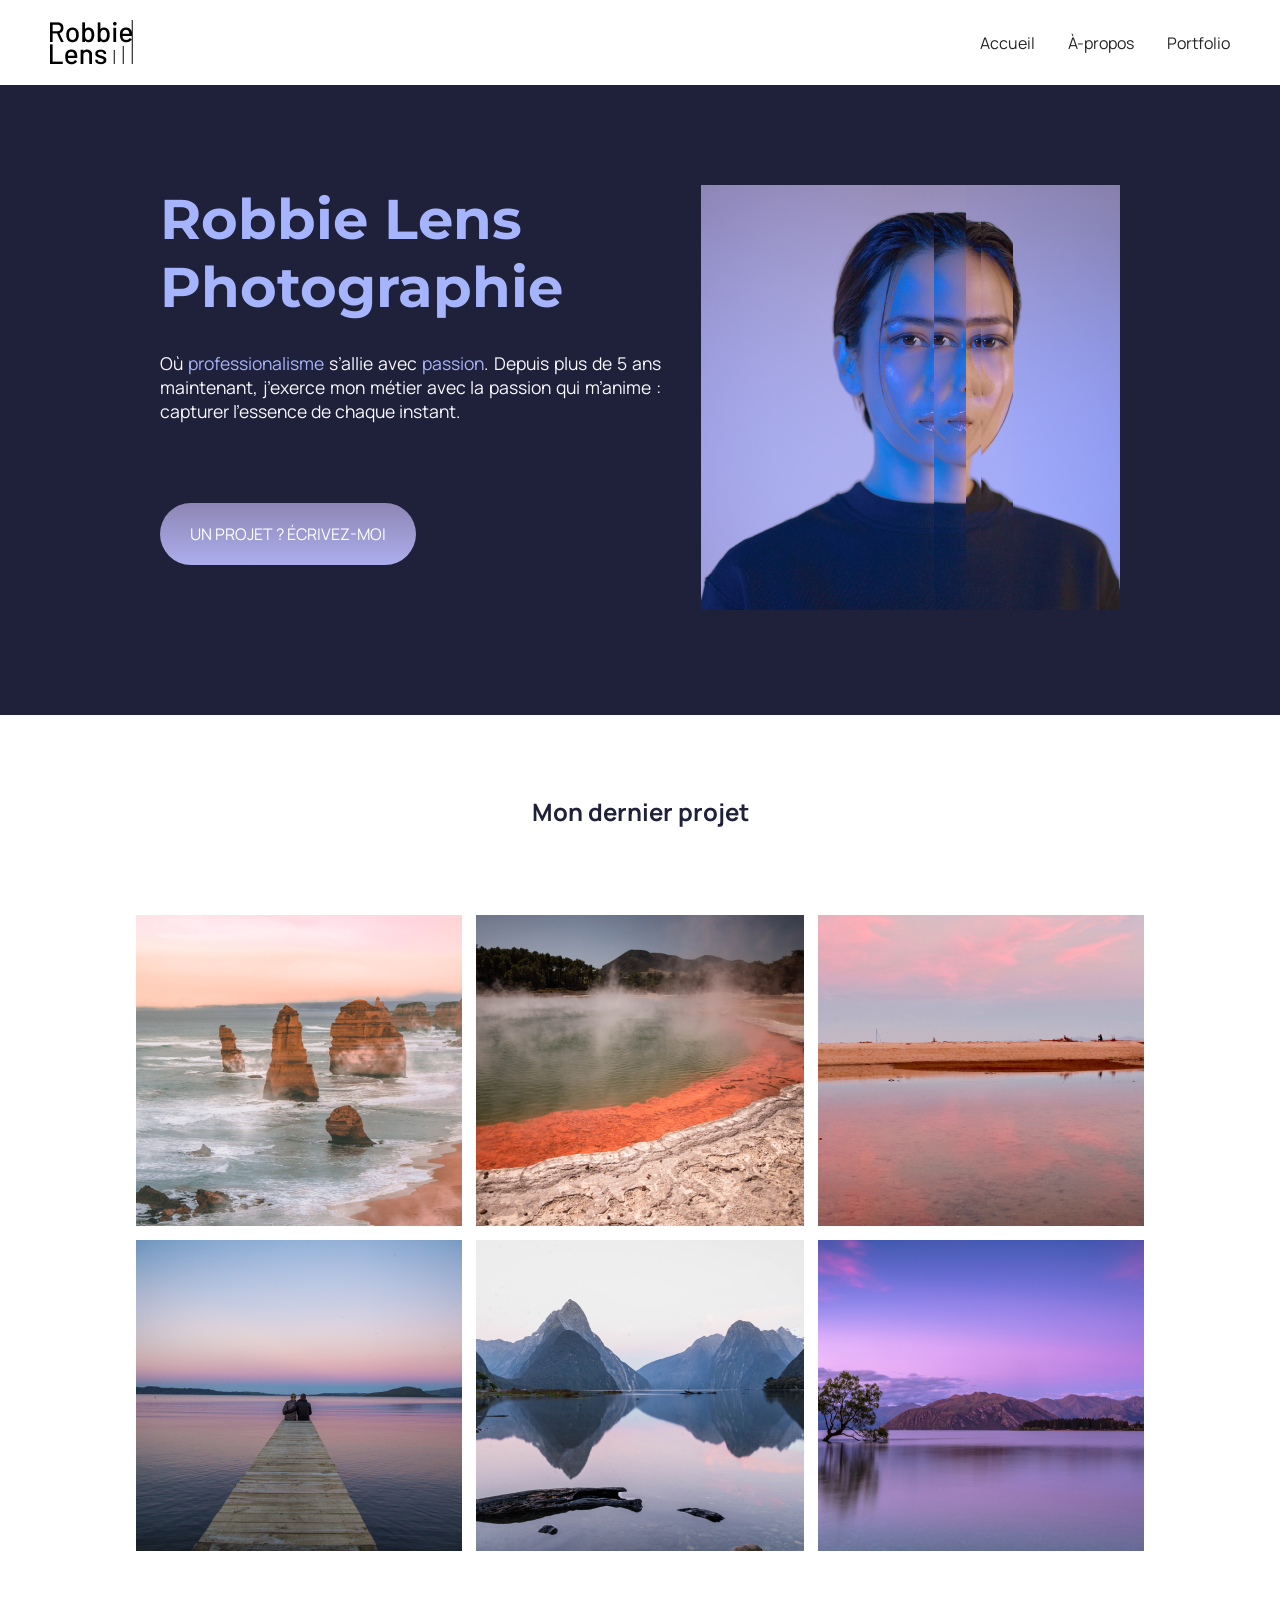
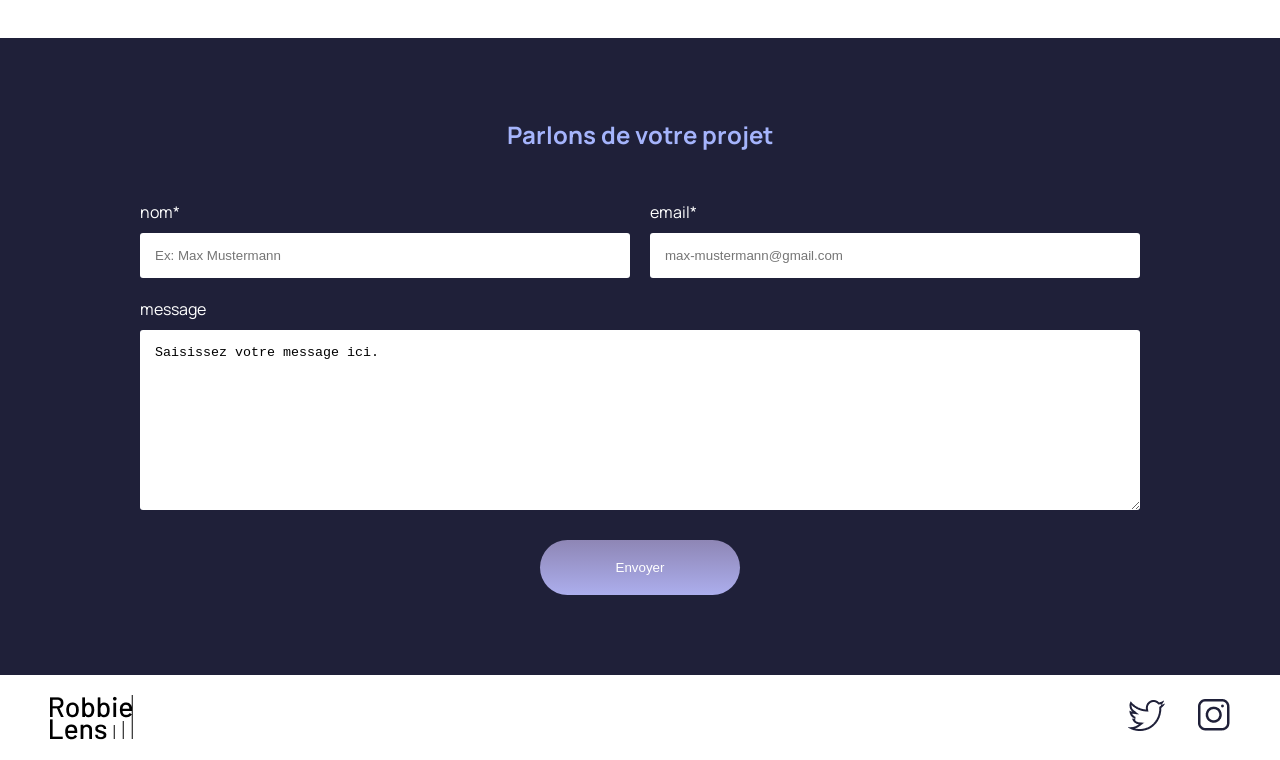
<file: index.html>
<!DOCTYPE html>
<html>
    <head>
        <meta charset="UTF-8">
        <meta name="viewport" content="width=device-width, initial-scale=1.0">
        <title>Accueil - Robbie Lens Photographie</title>
        <link rel="stylesheet" href="assets/css/index.css">
        <link rel="stylesheet" href="assets/css/style.css">
        <link rel="preconnect" href="https://fonts.googleapis.com">
        <link rel="preconnect" href="https://fonts.gstatic.com" crossorigin>
        <link href="https://fonts.googleapis.com/css2?family=Manrope&family=Montserrat:ital,wght@0,100..900;1,100..900&display=swap" rel="stylesheet">
        <link rel = "icon" href="icon.ico" type="image/x-icon" title="Letter r icons created by Md Tanvirul Haque - Flaticon">
    </head>
    <body>
        <header>
            <nav>
                <img src="images/logo.png" alt="Logo" id="logo">
                <div class="liens">
                    <a href="#">Accueil</a>
                    <a href="pages/a-propos.html">À-propos</a>
                    <a href="pages/portfolio.html">Portfolio</a>
                </div>
            </nav>
        </header>
            
        <main>
            <section class="accueil-intro">
                <div>
                    <h1>Robbie Lens Photographie</h1> 
                    <p>Où <em>professionalisme</em> s’allie avec <em>passion</em>. Depuis plus de 5 ans maintenant, j’exerce mon métier avec la passion
                    qui m’anime : capturer l’essence de chaque instant.</p>
                    <a class="new-item" href="#contact-formular">UN PROJET ? ÉCRIVEZ-MOI</a>       
                </div>
                <div>
                    <img src="images/robbie-lens.png" alt="Photo de Robbie Lens">    
                </div>
            </section>

            <section class="accueil-photos">
                <h2>Mon dernier projet</h2>
                <div>
                    <img src="images/acceuil/element-1.png" alt="paysage-1">
                    <img src="images/acceuil/element-2.png" alt="paysage-2">
                    <img src="images/acceuil/element-3.png" alt="paysage-3">
                </div>
                <div>
                    <img src="images/acceuil/element-4.png" alt="paysage-4">
                    <img src="images/acceuil/element-5.png" alt="paysage-5">
                    <img src="images/acceuil/element-6.png" alt="paysage-6">
                </div>
            </section>

            <section class="section-contact" id="contact-formular">
                <h2>Parlons de votre projet</h2>
                <form action="" method="get">
                    <div class="form-nom-email">
                        <div class="form-column">
                            <label for="nom">nom*</label>
                            <input type="text" name="nom" id="nom" placeholder="Ex: Max Mustermann" required>    
                        </div>
                        <div class="form-column">
                            <label for="mail">email*</label>
                            <input type="email" name="mail" placeholder="max-mustermann@gmail.com" required>
                        </div>
                    </div>
                    <label for="message">message</label>
                    <textarea name="message" id="message" rows="10">Saisissez votre message ici.</textarea>

                    <input type="submit" value="Envoyer" class="new-item">
                </form>
            </section>
        </main>

        <footer>
            <img src="images/logo.png" alt="Logo" id="logo">
            <div>
                <a href="https://x.com/" target="_blank" class="lien-icone">
                    <img src="images/twitter.png" alt=" Logo de Twitter">
                </a>
                <a href="https://www.instagram.com/" target="_blank" class="lien-icone">
                    <img src="images/instagram.png" alt="Logo d'Instagram">
                </a>         
            </div>
        </footer>
    </body>
</html>
</file>
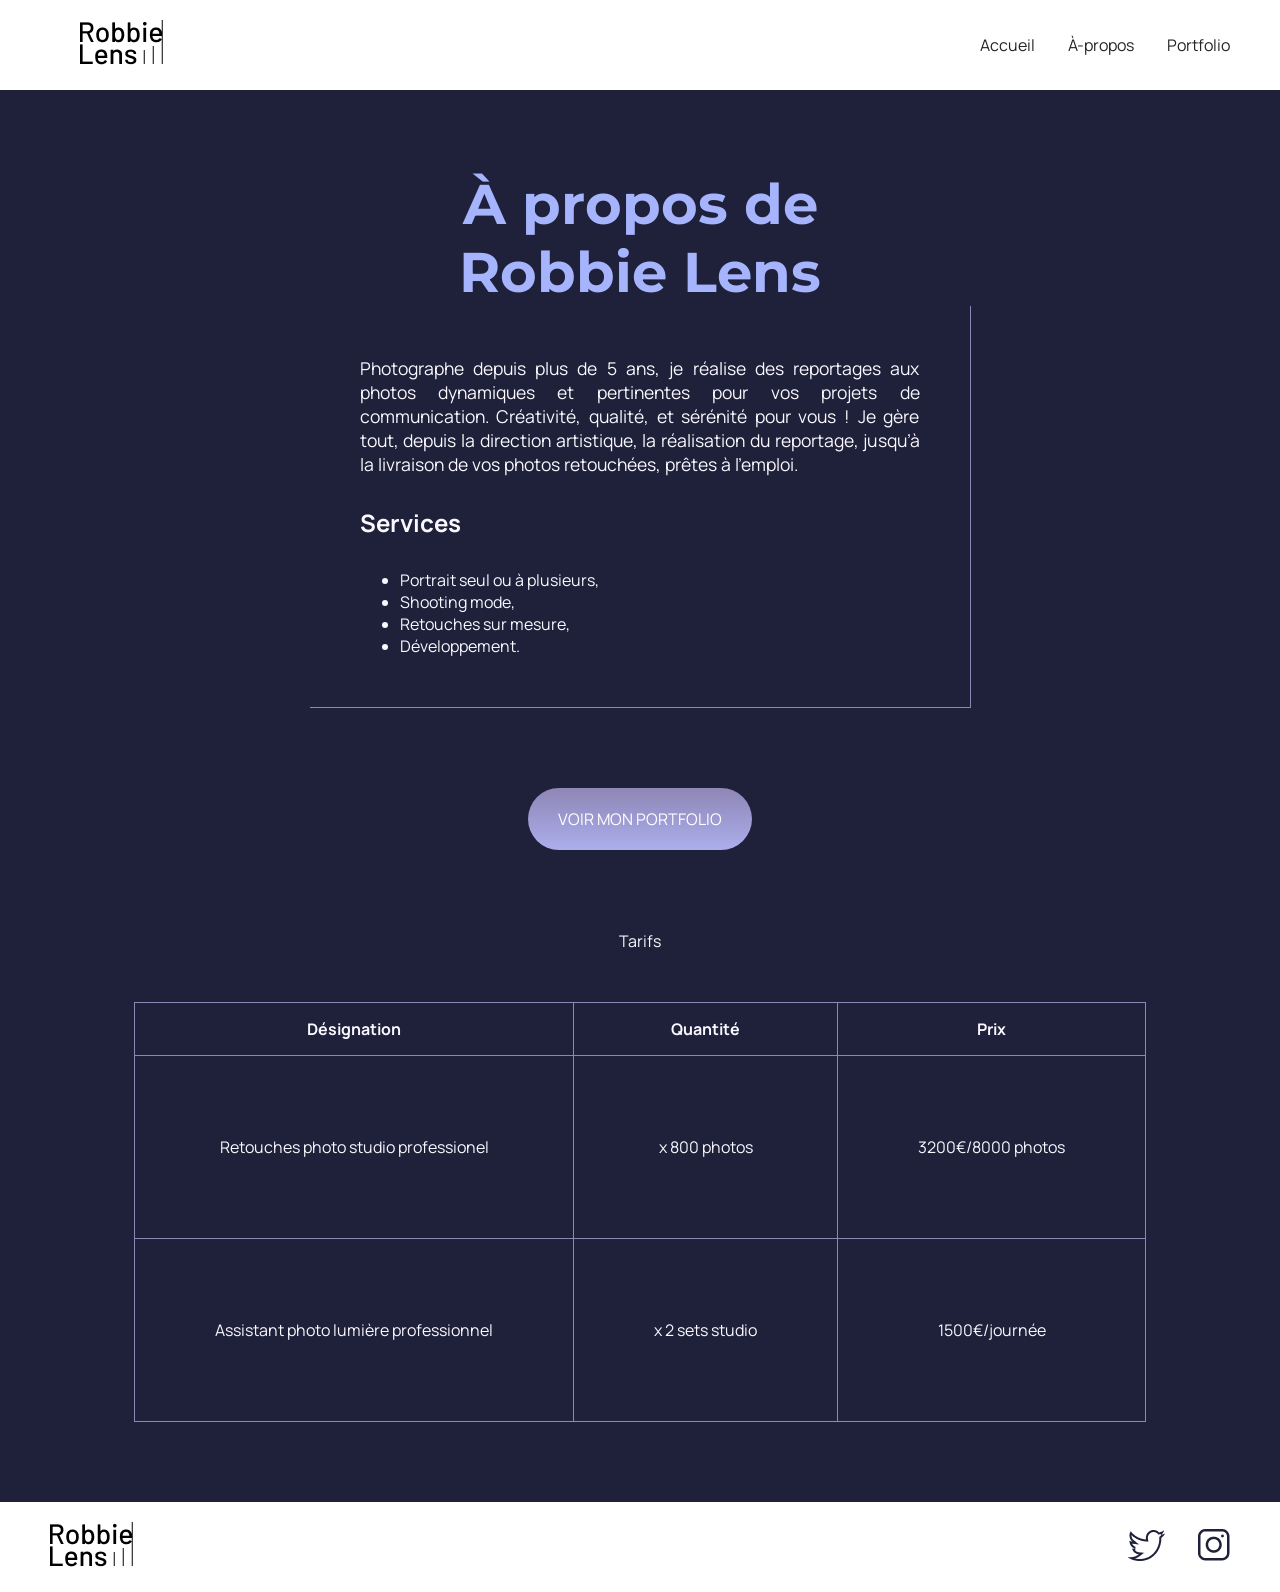
<file: pages/a-propos.html>
<!DOCTYPE html>
<html lang="fr">

    <head>
        <meta charset="utf-8">
        <title>À propos de Robbie Lens Photographie</title>
        <link rel="stylesheet" href="../assets/css/style.css">
        <link rel="stylesheet" href="../assets/css/a-propos.css">
        <link rel="preconnect" href="https://fonts.googleapis.com">
        <link rel="preconnect" href="https://fonts.gstatic.com" crossorigin>
        <link href="https://fonts.googleapis.com/css2?family=Manrope&family=Montserrat:ital,wght@0,100..900;1,100..900&display=swap" rel="stylesheet">
        <link rel = "icon" href="../icon.ico" type="image/x-icon" title="Letter r icons created by Md Tanvirul Haque - Flaticon">
    </head>

    <body>
        <header>
            <nav>
                <a href="../index.html">
                    <img src="../images/logo.png" alt="Logo" class="logo-apropos">
                </a>  
                <div>
                    <a href="../index.html">Accueil</a>
                    <a href="#">À-propos</a>   
                    <a href="portfolio.html">Portfolio</a>
                </div>    
            </nav>
        </header>

        <main class="a-propos-main">
            <section class="aboutRobbie">
                <h1>À propos de Robbie Lens</h1>
                <div class="carre-style">
                    <p>Photographe depuis plus de 5 ans, je réalise des reportages aux photos dynamiques et pertinentes pour vos projets de communication. Créativité, qualité, et sérénité pour vous ! Je gère tout, depuis la direction artistique, la réalisation du reportage, jusqu’à la livraison de vos photos retouchées, prêtes à l’emploi.</p>
                    <h2>Services</h2>

                    <ul>
                        <li>Portrait seul ou à plusieurs,</li>
                        <li>Shooting mode,</li>
                        <li>Retouches sur mesure,</li>
                        <li>Développement.</li>
                    </ul>
                </div>
                <div>
                    <a class="new-item" href="portfolio.html">VOIR MON PORTFOLIO</a>
                </div>
            </section>
            <table>
                <caption> Tarifs </caption>
                <tr>
                    <th>Désignation</th>
                    <th>Quantité</th>
                    <th>Prix</th>
                </tr>
                <tr>
                    <td>Retouches photo studio professionel</td>
                    <td>x 800 photos</td>
                    <td>3200€/8000 photos</td>
                </tr>
                <tr>
                    <td>Assistant photo lumière professionnel</td>
                    <td>x 2 sets studio</td>
                    <td>1500€/journée</td>
                </tr>
            </table>
        </main>

        <footer>
            <a href="../index.html">
                <img src="../images/logo.png" alt="Logo" class="logo-apropos">
            </a>
            <div>
                <a href="https://x.com/" target="_blank">
                    <img src="../images/twitter.png" alt="Logo de Twitter" class="lien-icone">
                </a>
                <a href="https://www.instagram.com/" target="_blank" class="lien-icone">
                    <img src="../images/instagram.png" alt="Logo d'Instagram">
                </a>   
            </div>
        </footer>
    </body>
</html>
</file>
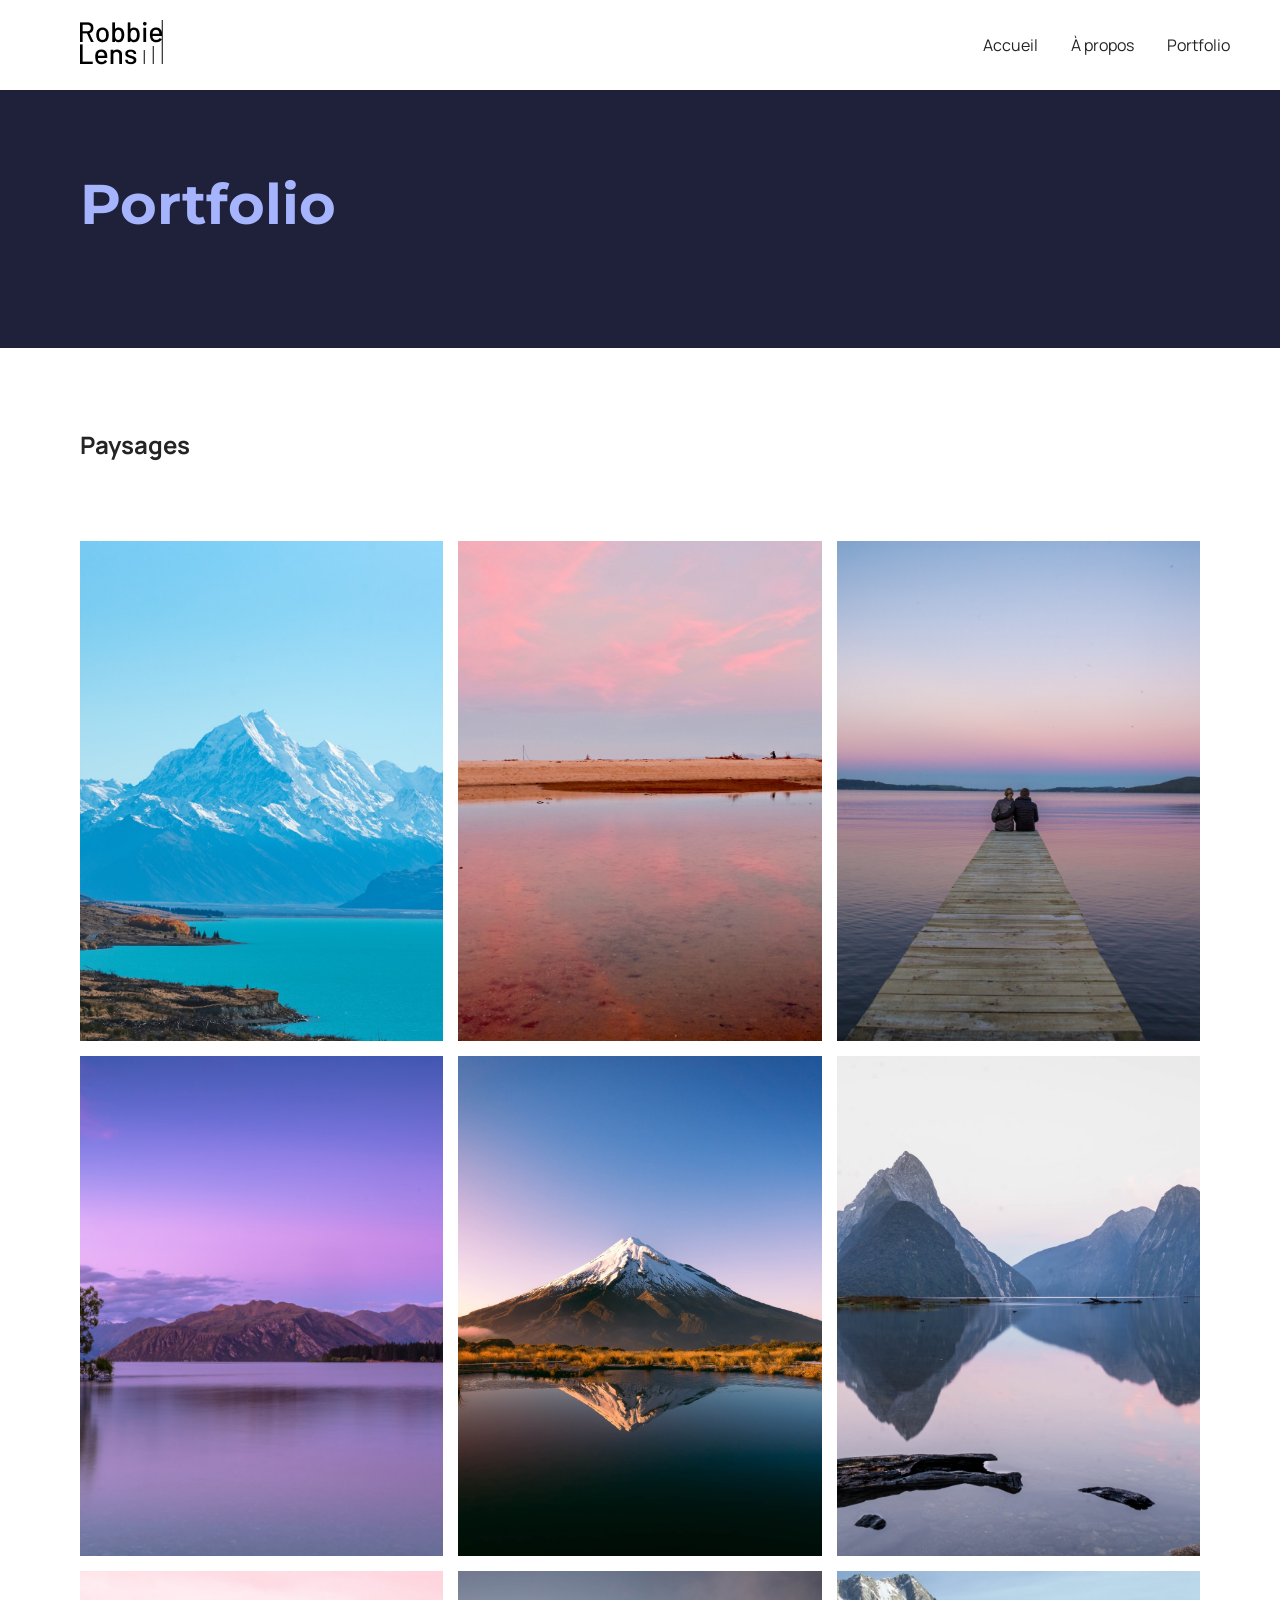
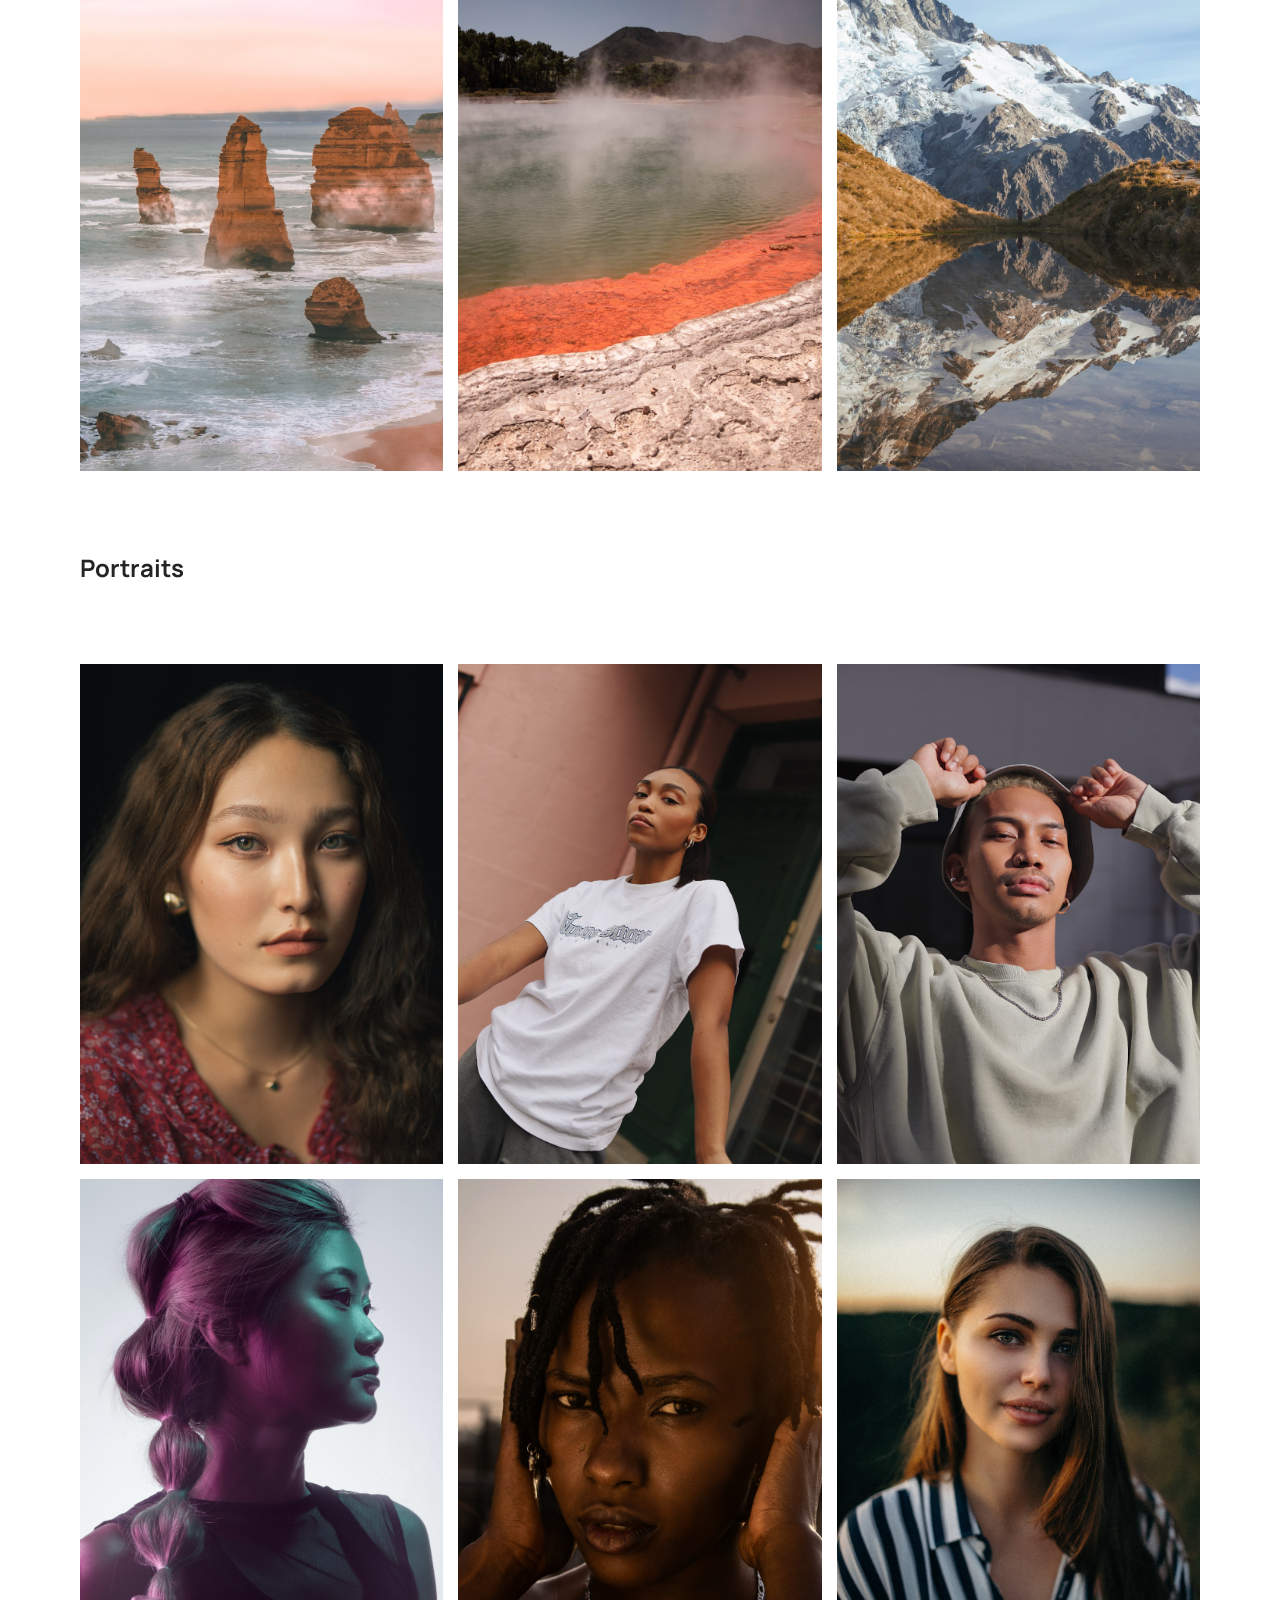
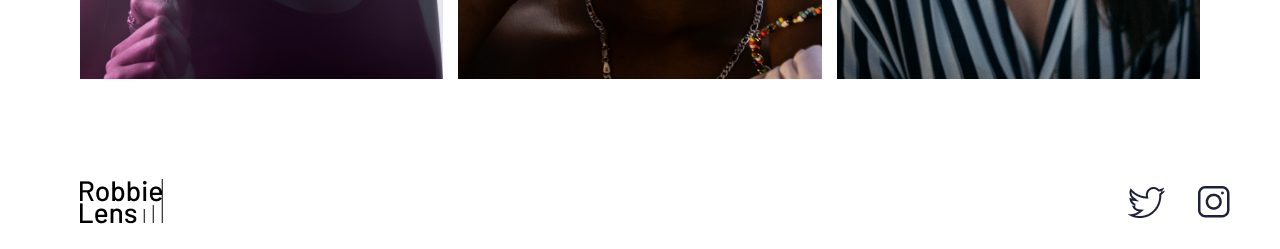
<file: pages/portfolio.html>
<!DOCTYPE html>
<html lang="fr">

<head>
    <meta charset="utf-8" >
    <title>Portfolio - Robbie Lens Photographie</title>
    <link rel="stylesheet" href="../assets/css/style.css">
    <link rel="stylesheet" href="../assets/css/portfolio.css">
    <link rel="preconnect" href="https://fonts.googleapis.com">
    <link rel="preconnect" href="https://fonts.gstatic.com" crossorigin>
    <link href="https://fonts.googleapis.com/css2?family=Manrope&family=Montserrat&display=swap" rel="stylesheet">
    <link rel = "icon" href="../icon.ico" type="image/x-icon" title="Letter r icons created by Md Tanvirul Haque - Flaticon">
</head>

<body>
    <header>
        <nav>
            <a href="../index.html" class="lien-icone">
                <img src="../images/logo.png" alt="Logo Robbie Lens" >
            </a>
            <div>
                <a href="../index.html">Accueil</a>
                <a href="a-propos.html">À propos</a>
                <a href="portfolio.html">Portfolio</a>
            </div>
        </nav>
    </header>
    <main>
        <section>
            <h1>Portfolio</h1>
        </section>
        <section class="portfolio-section-photos">
            <h2>Paysages</h2>
            <!-- Créez ici votre grid Voyages -->
            <div class="grid-paysages">
                <a href="../images/portfolio/paysage1.jpg" class="lien-conteneur-photo">
                    <img src="../images/portfolio/paysage1.jpg" alt="">
                    <div class="photo-hover">Voir la photo</div>
                </a>
                <a href="../images/portfolio/paysage2.jpg" class="lien-conteneur-photo">
                    <img src="../images/portfolio/paysage2.jpg" alt="">
                    <div class="photo-hover">Voir la photo</div>
                </a>
                <a href="../images/portfolio/paysage3.jpg" class="lien-conteneur-photo">
                    <img src="../images/portfolio/paysage3.jpg" alt="">
                    <div class="photo-hover">Voir la photo</div>
                </a>
                <a href="../images/portfolio/paysage4.jpg" class="lien-conteneur-photo">
                    <img src="../images/portfolio/paysage4.jpg" alt="">
                    <div class="photo-hover">Voir la photo</div>
                </a>
                <a href="../images/portfolio/paysage5.jpg" class="lien-conteneur-photo">
                    <img src="../images/portfolio/paysage5.jpg" alt="">
                    <div class="photo-hover">Voir la photo</div>
                </a>
                <a href="../images/portfolio/paysage6.jpg" class="lien-conteneur-photo">
                    <img src="../images/portfolio/paysage6.jpg" alt="">
                    <div class="photo-hover">Voir la photo</div>
                </a>
                <a href="../images/portfolio/paysage7.jpg" class="lien-conteneur-photo">
                    <img src="../images/portfolio/paysage7.jpg" alt="">
                    <div class="photo-hover">Voir la photo</div>
                </a>
                <a href="../images/portfolio/paysage8.jpg" class="lien-conteneur-photo">
                    <img src="../images/portfolio/paysage8.jpg" alt="">
                    <div class="photo-hover">Voir la photo</div>
                </a>
                <a href="../images/portfolio/paysage9.jpg" class="lien-conteneur-photo">
                    <img src="../images/portfolio/paysage9.jpg" alt="">
                    <div class="photo-hover">Voir la photo</div> 
                </a>        
            </div>
             

            <h2>Portraits</h2>
            <!-- Créez ici votre grid Portraits -->
            <div class="grid-portraits">
                <a href="../images/portfolio/portrait1.jpg" class="lien-conteneur-photo">
                    <img src="../images/portfolio/portrait1.jpg" alt="">
                    <div class="photo-hover">Voir la photo</div>
                </a>
                <a href="../images/portfolio/portrait2.jpg" class="lien-conteneur-photo">
                    <img src="../images/portfolio/portrait2.jpg" alt="">
                    <div class="photo-hover">Voir la photo</div>
                </a>
                <a href="../images/portfolio/portrait3.jpg" class="lien-conteneur-photo">
                    <img src="../images/portfolio/portrait3.jpg" alt="">
                    <div class="photo-hover">Voir la photo</div>
                </a>
                <a href="../images/portfolio/portrait4.jpg" class="lien-conteneur-photo">
                    <img src="../images/portfolio/portrait4.jpg" alt="">
                    <div class="photo-hover">Voir la photo</div>
                </a>
                <a href="../images/portfolio/portrait5.jpg" class="lien-conteneur-photo">
                    <img src="../images/portfolio/portrait5.jpg" alt="">
                    <div class="photo-hover">Voir la photo</div>
                </a>
                <a href="../images/portfolio/portrait6.jpg" class="lien-conteneur-photo">
                    <img src="../images/portfolio/portrait6.jpg" alt="">
                    <div class="photo-hover">Voir la photo</div>
                </a>  
            </div>    
        </section>
    </main>
    <footer>
        <a href="../index.html" class="lien-icone">
            <img src="../images/logo.png" alt="Logo Robbie Lens" >
        </a>
        <div>
            <a target="_blank" href="https://twitter.com/" class="lien-icone">
                <img src="../images/twitter.png" alt="Logo Twitter" >
            </a>
            <a target="_blank" href="https://www.instagram.com/" class="lien-icone">
                <img src="../images/instagram.png" alt="Logo Instagram" >
            </a>
        </div>
    </footer>
</body>

</html>
</file>
<file: assets/css/index.css>
.accueil-intro {
    display: flex;
    flex-direction: row;
    align-items: flex-start;
    max-width: 1000px;
    margin: auto;
    justify-content: center;
}

.accueil-intro div {
    margin: 20px 20px 20px 20px;
}

.accueil-photos {
    background-color:white;
    padding: 80px;
}
.accueil-photos h2 {
    color: #1F2039;
    text-align: center;
    margin-bottom: 80px;
}

.accueil-photos div {
    display: flex;
    justify-content: center;
    flex-direction: row;
}

.accueil-photos div img {
    padding: 7px;
}

.section-contact h2 {
    text-align: center;
    color: #A5B4FC;
    margin-bottom: 50px;
}

form {
    display: flex;
    flex-direction: column;
    max-width: 1000px;
    margin: auto;
    color: white;
}

.form-nom-email {
    display: flex;
    flex-direction: row;
    gap: 20px;
}

.form-column {
    flex: 1;
    display: flex;
    flex-direction: column;
    margin-bottom: 20px;
}

input,
textarea {
    padding: 15px;
    border-radius: 3px;
    border: none;
}

label {
    margin-bottom: 10px;
}

input[type="submit"] {
    width: 200px;
    margin: auto;
    margin-top: 30px;
}

@media screen and (max-width: 996px) {
    
    .accueil-intro {
        flex-direction: column-reverse;
        align-items: center;
        justify-content: center;
    }

    .accueil-intro div {
        padding-right: 0;
        text-align: center;
        width: 100%;
    }

    .accueil-intro div img{
        width: 100%;
    }

    .accueil-photos {
        padding: 20px;
    }

    .accueil-photos div {
        flex-direction: column;
    }

    .section-contact {
        padding: 50px 20px;
    }

    .form-nom-email {
        flex-direction: column;
        gap: 0;
    }

}
</file>
<file: assets/css/style.css>
*{
    margin:0 ;
}

body {
    font-size: 1em;
    font-family: "Manrope", sans-serif;
    background-color: #1F2039 ;
    color: #F9F8FF;
}

header,
footer {
    background-color: white;
    padding: 20px 50px 20px 50px;
}

section {
    padding: 80px;
}

nav,
footer {
    display: flex;
    flex-direction: row;
    align-items: center;
    justify-content: space-between;
}

nav a {
    margin-left: 30px;
}

.logo-apropos:hover,
.lien-icone:hover {
    opacity: 0.5;
}

.lien-icone {
    margin-left: 30px;
}

a {
    color: #242424;
    text-decoration: none;
}

a:hover {
    text-decoration: underline;
}

.new-item {
    color: white;
    background: linear-gradient(#8E86B5, #ACAEED);
    border-radius: 50px;
    padding: 20px 30px;
    margin-top: 80px;
    display: inline-block;
}

.new-item:hover {
    text-decoration: none;
    background: linear-gradient(#696484, #8788BA);
}

em {
    color: #A5B4FC;
    font-style: normal;
}

h1 {
    font-size: 3.5em;
    color: #A5B4FC;
    font-family: "Montserrat", sans-serif;
    margin-bottom: 30px;
}

p {
    font-size: 1.1em;
    font-family: "Manrope", sans-serif;
    text-align: justify;
}

@media screen and (max-width: 996px) {

    h1 {
        font-size: 2em;
    }

    section {
        padding: 50px 20px 50px 20px;
    }

    header nav {
        display: flex;
        flex-direction: column;
        align-items: center;
    }
    
    header nav img {
        margin-bottom: 20px;
    }

    header,
    footer {
        padding: 20px 20px;
    }

    nav a {
        margin-left: 10px;
        margin-right: 10px;
    }
}
</file>
<file: assets/css/a-propos.css>
.aboutRobbie h1 {
    width: 50%;
    margin: auto;
    text-align: center;
}

.carre-style {
    border-right: 1px #8e86b5 solid;
    border-bottom: 1px #8e86b5 solid;
    padding: 50px;
    margin-bottom: 80px;
    width: 50%;
    margin: auto;
}

.carre-style ul,
.carre-style h2 {
    margin-top: 30px;
}

.carre-style + div {
    text-align: center;
}

table {
    border-collapse: collapse;
    text-align: center;
    margin: auto;
    margin-bottom: 80px;
}

caption {
    margin-bottom: 50px;
}

td, th {
    border: 1px solid #8e86b5;
}

th {
    padding: 15px;
}

td {
    padding: 80px;
}

@media screen and (max-width: 996px) {
    
table {
    display: none;
}

}
</file>
<file: assets/css/portfolio.css>
.portfolio-section-photos {
    background-color: white;
}

.portfolio-section-photos h2 {
    color: #242424;
    margin-bottom: 80px;
}

.grid-paysages {
    display: grid;
    grid-template-columns: repeat(3,1fr);
    grid-template-rows: repeat(3,500px);
    gap: 15px;
    margin-bottom: 80px;
}

.grid-portraits {
    display: grid;
    grid-template-columns: 1fr 1fr 1fr;
    grid-template-rows: 500px 500px;
    gap: 15px;
}

.grid-paysages img,
.grid-portraits img {
    width: 100%;
    height: 100%;
    object-fit: cover;
}

.lien-conteneur-photo {
    position: relative;
}

.photo-hover {
    position: absolute;
    top: 0;
    left: 0;
    right: 0;
    bottom: 0;
    display: flex;
    justify-content: center;
    align-items: center;
    font-size: 1.5;
    color: white;
    background-color: #242424;
    opacity: 0.7;
    display: none;
}

.lien-conteneur-photo:hover .photo-hover{
    display: flex;
}

@media screen and (max-width: 996px) {

    .grid-paysages {
        grid-template-columns: 1fr;
        gap: 15px;
    }

    .grid-portraits {
        grid-template-columns: 1fr;
        gap: 15px;
    }
}
</file>
